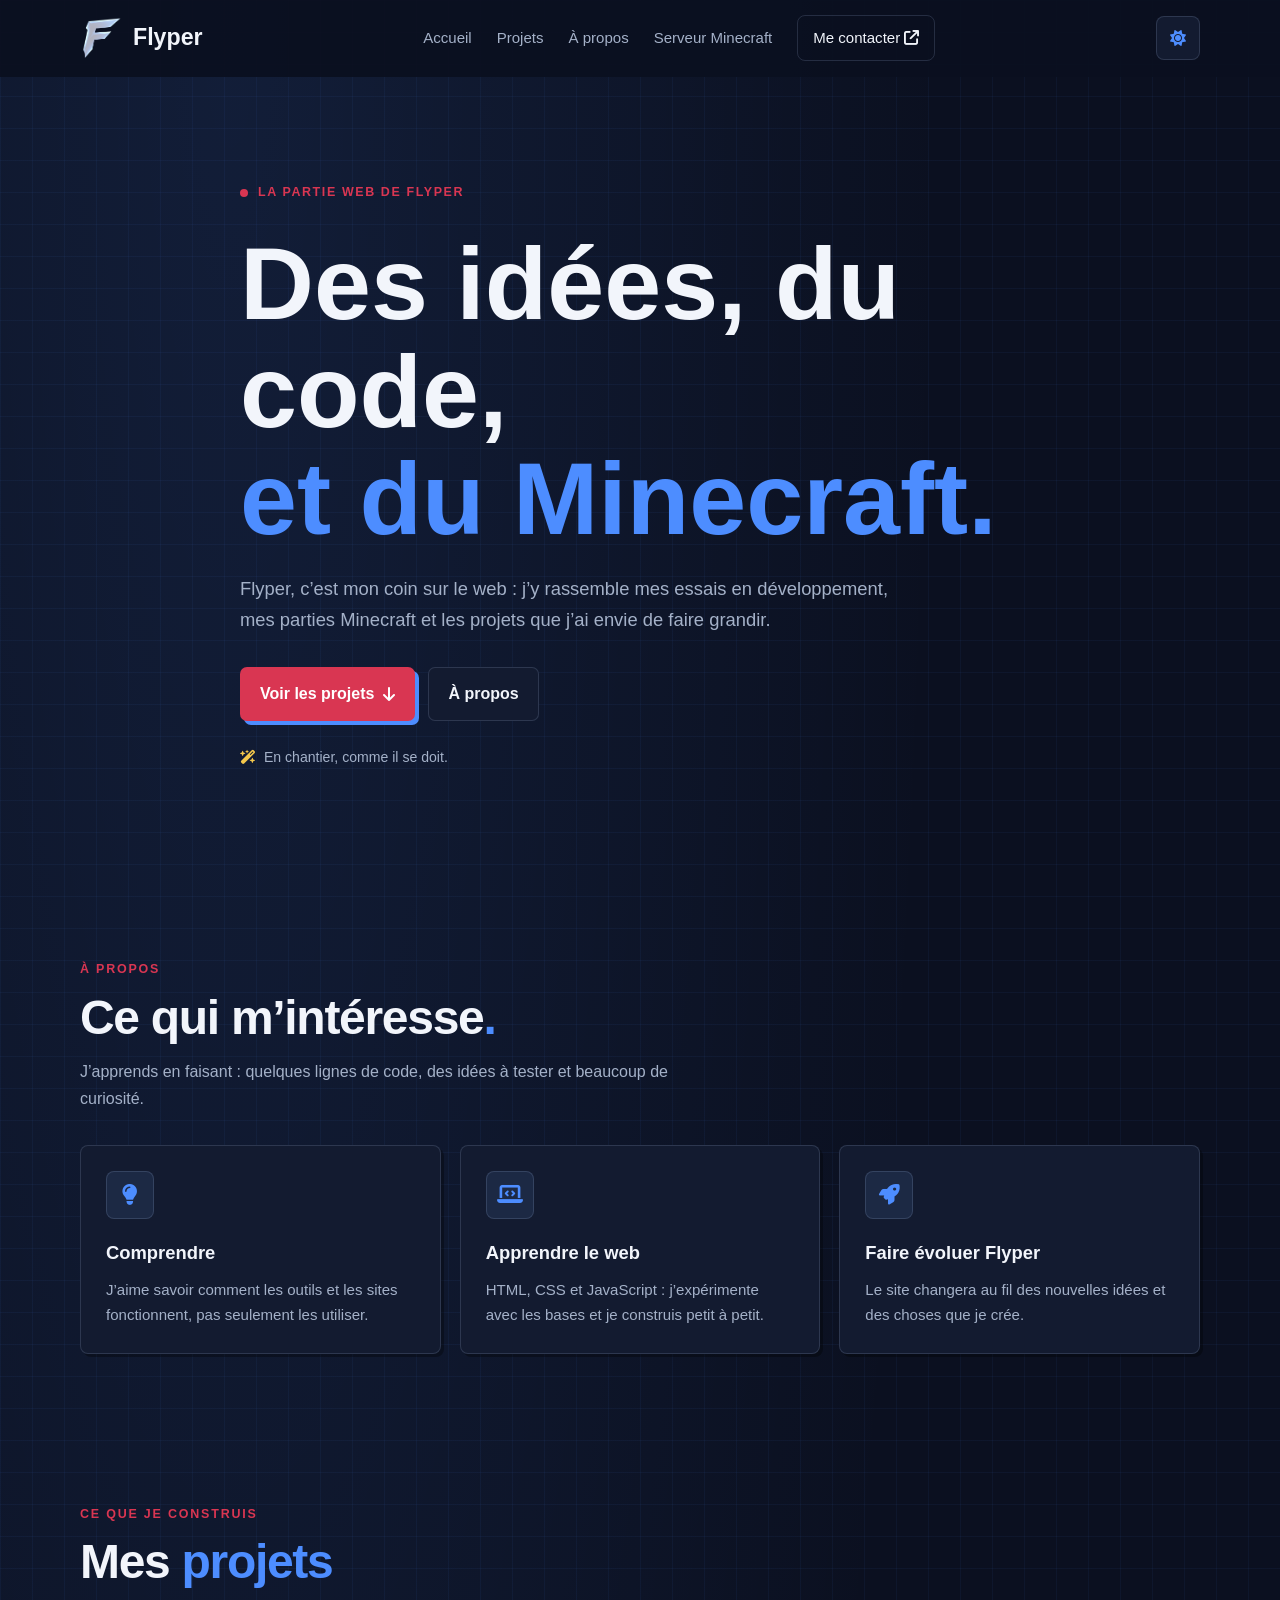
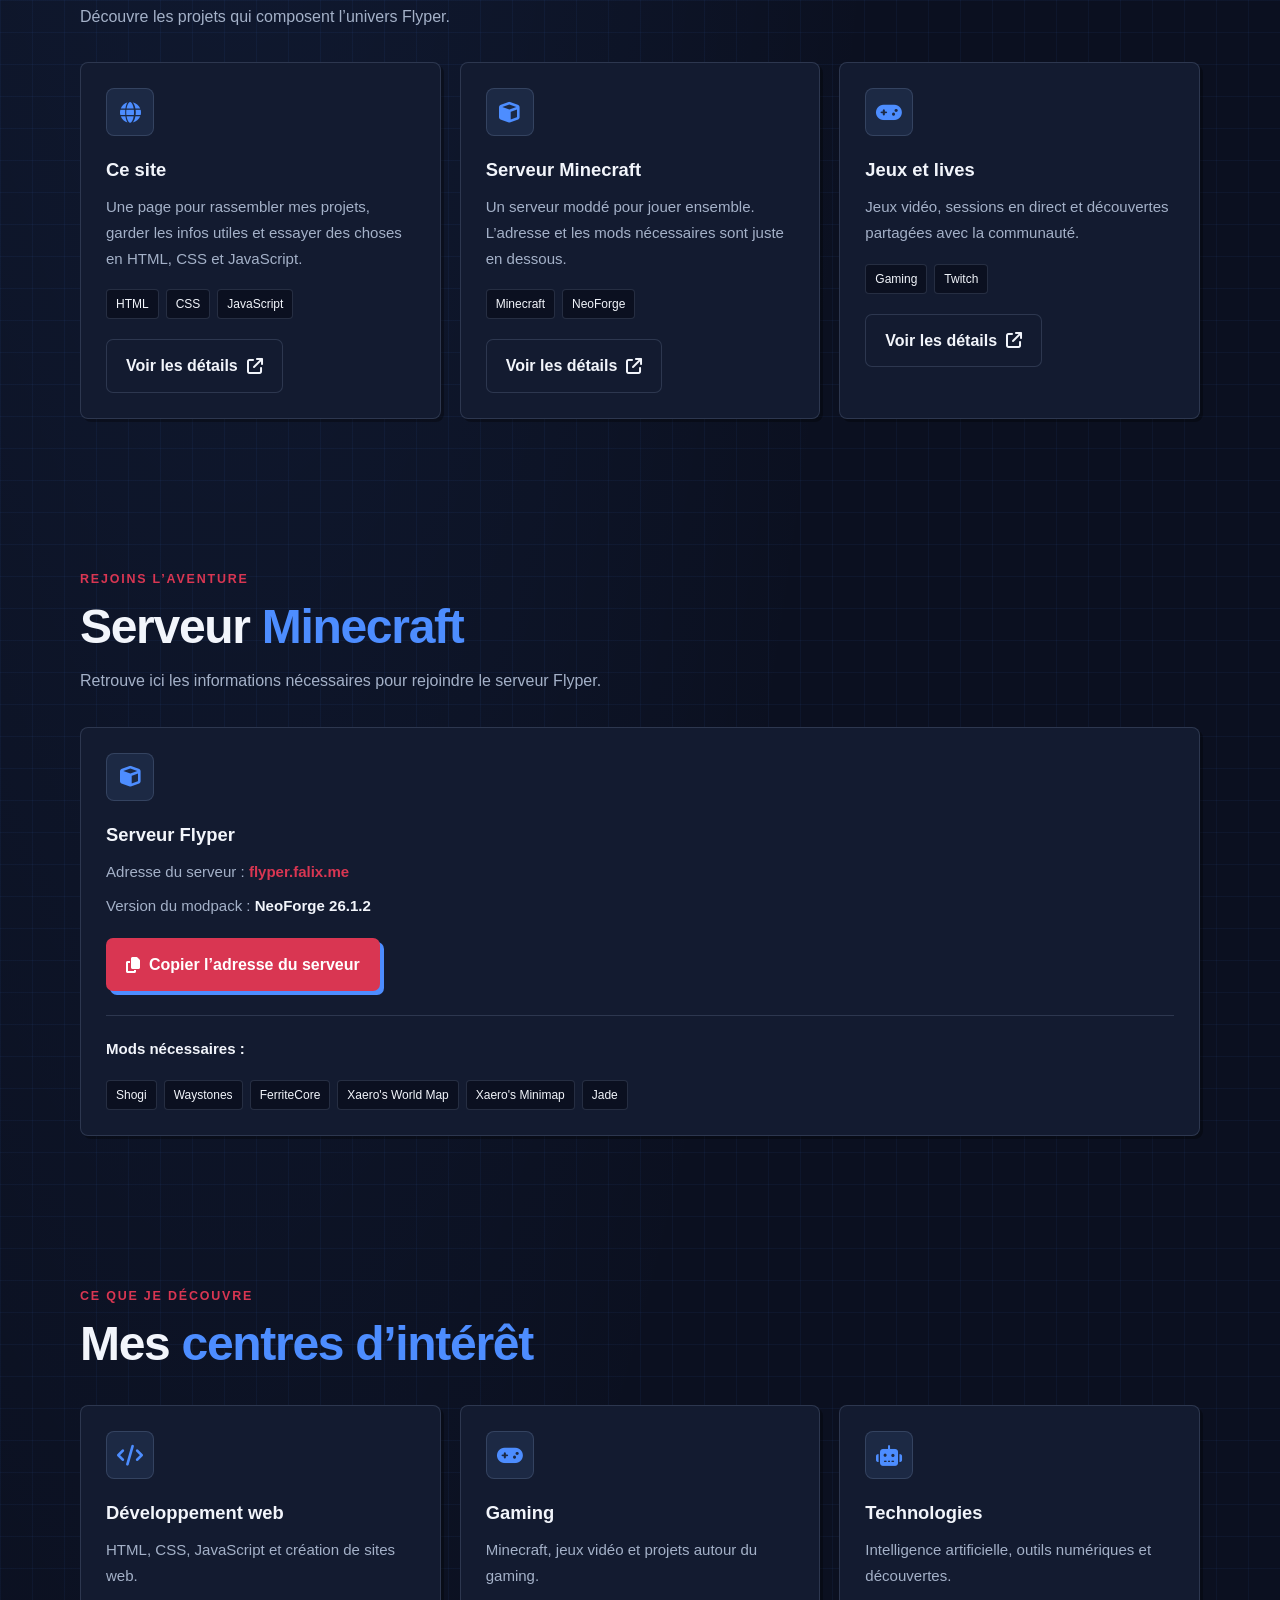
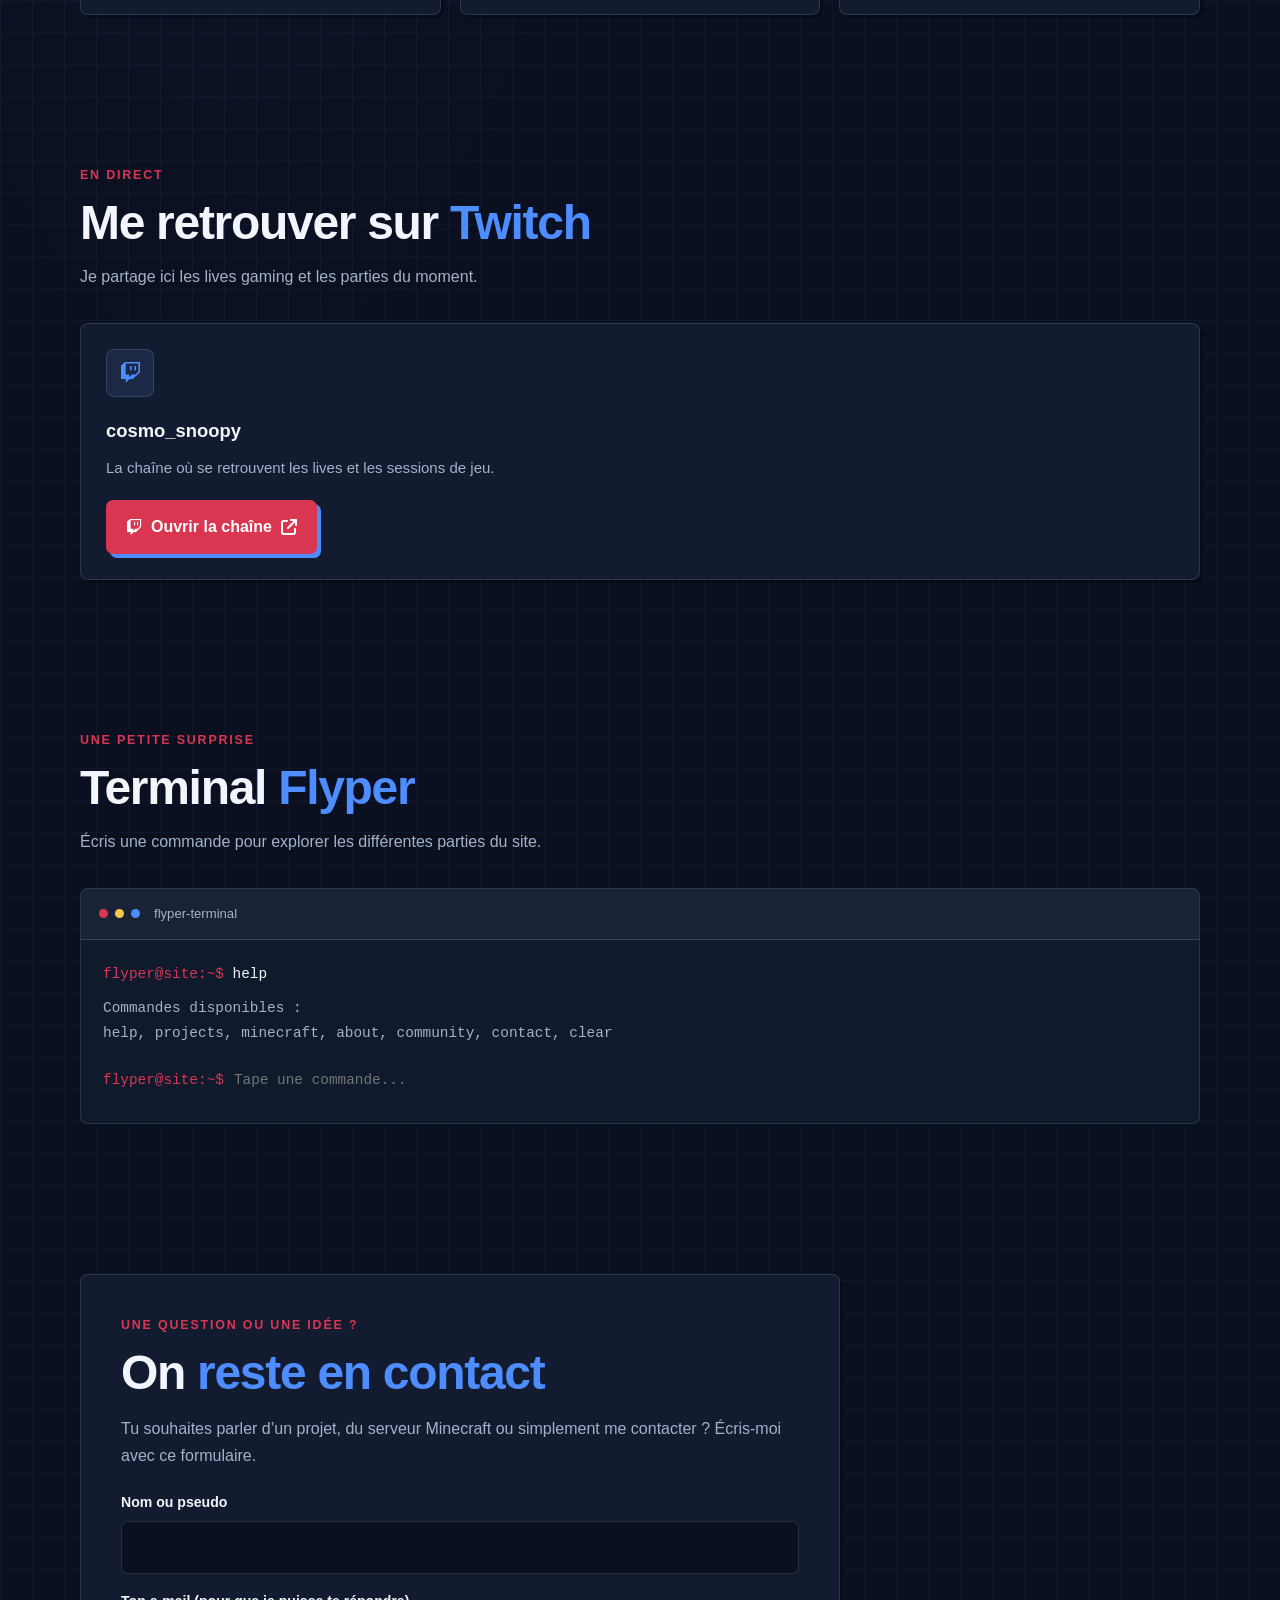
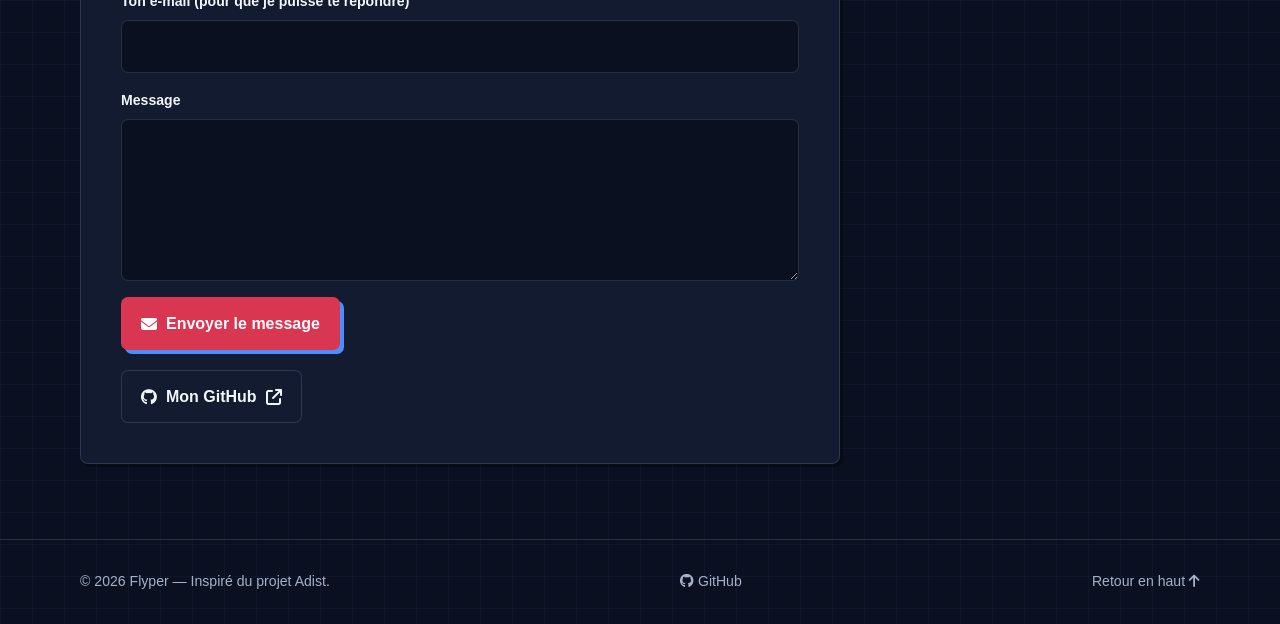
<file: index.html>
<!DOCTYPE html>
<html lang="fr">
<head>
  <meta charset="UTF-8">
  <meta name="viewport" content="width=device-width, initial-scale=1.0">
  <meta name="description" content="Flyper : projets web, Minecraft, gaming et nouvelles technologies.">
  <!-- Aperçu lors du partage du lien (Discord, réseaux sociaux…).
       IMPORTANT : remplace https://VOTRE-DOMAINE.fr par l'adresse réelle du site (og:url et og:image doivent être absolues). -->
  <meta property="og:title" content="Flyper">
  <meta property="og:type" content="website">
  <meta property="og:url" content="https://VOTRE-DOMAINE.fr/">
  <meta property="og:image" content="https://VOTRE-DOMAINE.fr/og-image.png">
  <meta property="og:image:width" content="1200">
  <meta property="og:image:height" content="630">
  <meta property="og:image:alt" content="Logo Flyper : un F bleu sur fond sombre, avec la mention Projets web, Minecraft et gaming.">
  <meta property="og:description" content="Flyper : projets web, Minecraft, gaming et nouvelles technologies.">
  <meta property="og:site_name" content="Flyper">
  <meta property="og:locale" content="fr_FR">
  <meta name="twitter:card" content="summary_large_image">
  <meta name="twitter:title" content="Flyper">
  <meta name="twitter:description" content="Flyper : projets web, Minecraft, gaming et nouvelles technologies.">
  <meta name="twitter:image" content="https://VOTRE-DOMAINE.fr/og-image.png">
  <meta name="theme-color" content="#0b1020">
  <title>Flyper</title>
  <link rel="icon" type="image/png" href="favicon.png">
  <link rel="stylesheet" href="https://cdnjs.cloudflare.com/ajax/libs/font-awesome/6.5.2/css/all.min.css" crossorigin="anonymous" referrerpolicy="no-referrer">
  <link rel="stylesheet" href="style.css">
</head>
<body>
  <div class="fond-effets" aria-hidden="true"></div>
  <header class="entete" id="entete"><div class="conteneur barre-navigation">
    <a class="logo" href="#accueil" aria-label="Flyper, accueil"><span class="logo-icone"><img src="icon.png" alt="" width="42" height="42" onerror="this.parentNode.classList.add('sans-image');this.remove()"></span><span class="logo-texte">Flyper</span></a>
    <nav class="navigation" id="navigation-principale" aria-label="Navigation principale"><a href="#accueil">Accueil</a><a href="#projets">Projets</a><a href="#apropos">À propos</a><a href="#minecraft">Serveur Minecraft</a><a class="lien-contact" href="#contact">Me contacter <i class="fa-solid fa-arrow-up-right-from-square" aria-hidden="true"></i></a></nav>
    <div class="actions-navigation"><button class="bouton-theme" id="themeToggle" type="button" aria-label="Activer le thème clair" title="Activer le thème clair"><i class="fa-solid fa-sun" aria-hidden="true"></i></button>
    <button class="bouton-menu" id="menuToggle" type="button" aria-label="Ouvrir le menu" aria-expanded="false" aria-controls="navigation-principale"><span></span><span></span><span></span></button></div>
  </div></header>
  <main>
    <section class="hero" id="accueil"><div class="conteneur hero-contenu"><div class="surtitre"><span class="point-lumineux"></span>LA PARTIE WEB DE FLYPER</div><h1>Des idées, du code,<br><span class="texte-degrade">et du Minecraft.</span></h1><p class="hero-description">Flyper, c’est mon coin sur le web : j’y rassemble mes essais en développement, mes parties Minecraft et les projets que j’ai envie de faire grandir.</p><div class="hero-actions"><a class="btn btn-primary" href="#projets">Voir les projets <i class="fa-solid fa-arrow-down" aria-hidden="true"></i></a><a class="btn btn-secondaire" href="#apropos">À propos</a></div><p class="petite-note"><i class="fa-solid fa-wand-magic-sparkles" aria-hidden="true"></i> En chantier, comme il se doit.</p></div></section>
    <section id="apropos"><div class="conteneur"><div class="entete-section reveal"><p class="etiquette-section">À propos</p><h2>Ce qui m’intéresse<span class="texte-degrade">.</span></h2><p class="description-section">J’apprends en faisant : quelques lignes de code, des idées à tester et beaucoup de curiosité.</p></div><div class="grille">
      <article class="carte reveal"><div class="carte-icone"><i class="fa-solid fa-lightbulb" aria-hidden="true"></i></div><h3>Comprendre</h3><p>J’aime savoir comment les outils et les sites fonctionnent, pas seulement les utiliser.</p></article>
      <article class="carte reveal"><div class="carte-icone"><i class="fa-solid fa-laptop-code" aria-hidden="true"></i></div><h3>Apprendre le web</h3><p>HTML, CSS et JavaScript : j’expérimente avec les bases et je construis petit à petit.</p></article>
      <article class="carte reveal"><div class="carte-icone"><i class="fa-solid fa-rocket" aria-hidden="true"></i></div><h3>Faire évoluer Flyper</h3><p>Le site changera au fil des nouvelles idées et des choses que je crée.</p></article>
    </div></div></section>
    <section id="projets"><div class="conteneur"><div class="entete-section reveal"><p class="etiquette-section">Ce que je construis</p><h2>Mes <span class="texte-degrade">projets</span></h2><p class="description-section">Découvre les projets qui composent l’univers Flyper.</p></div><div class="grille">
      <article class="carte reveal"><div class="carte-icone"><i class="fa-solid fa-globe" aria-hidden="true"></i></div><h3>Ce site</h3><p>Une page pour rassembler mes projets, garder les infos utiles et essayer des choses en HTML, CSS et JavaScript.</p><div class="etiquettes"><span class="etiquette-tech">HTML</span><span class="etiquette-tech">CSS</span><span class="etiquette-tech">JavaScript</span></div><div style="margin-top:20px"><button class="btn btn-secondaire ouvrir-dialogue" type="button" data-dialog="webDialog">Voir les détails <i class="fa-solid fa-arrow-up-right-from-square" aria-hidden="true"></i></button></div></article>
      <article class="carte reveal"><div class="carte-icone"><i class="fa-solid fa-cube" aria-hidden="true"></i></div><h3>Serveur Minecraft</h3><p>Un serveur moddé pour jouer ensemble. L’adresse et les mods nécessaires sont juste en dessous.</p><div class="etiquettes"><span class="etiquette-tech">Minecraft</span><span class="etiquette-tech">NeoForge</span></div><div style="margin-top:20px"><button class="btn btn-secondaire ouvrir-dialogue" type="button" data-dialog="minecraftDialog">Voir les détails <i class="fa-solid fa-arrow-up-right-from-square" aria-hidden="true"></i></button></div></article>
      <article class="carte reveal"><div class="carte-icone"><i class="fa-solid fa-gamepad" aria-hidden="true"></i></div><h3>Jeux et lives</h3><p>Jeux vidéo, sessions en direct et découvertes partagées avec la communauté.</p><div class="etiquettes"><span class="etiquette-tech">Gaming</span><span class="etiquette-tech">Twitch</span></div><div style="margin-top:20px"><button class="btn btn-secondaire ouvrir-dialogue" type="button" data-dialog="gamingDialog">Voir les détails <i class="fa-solid fa-arrow-up-right-from-square" aria-hidden="true"></i></button></div></article>
    </div></div></section>
    <section id="minecraft"><div class="conteneur"><div class="entete-section reveal"><p class="etiquette-section">Rejoins l’aventure</p><h2>Serveur <span class="texte-degrade">Minecraft</span></h2><p class="description-section">Retrouve ici les informations nécessaires pour rejoindre le serveur Flyper.</p></div>
      <div class="carte reveal"><div class="carte-icone"><i class="fa-solid fa-cube" aria-hidden="true"></i></div><h3>Serveur Flyper</h3><p>Adresse du serveur : <strong style="color:var(--cyan);overflow-wrap:anywhere">flyper.falix.me</strong></p><p style="margin-top:8px">Version du modpack : <strong style="color:var(--texte)">NeoForge 26.1.2</strong></p><div style="margin-top:20px"><button class="btn btn-primary" id="copierAdresse" type="button"><i class="fa-solid fa-copy" aria-hidden="true"></i> Copier l’adresse du serveur</button></div><div class="serveur-details-statique" style="margin-top:24px;padding-top:20px;border-top:1px solid var(--bordure)"><p><strong style="color:var(--texte)">Mods nécessaires :</strong></p><div class="etiquettes"><span class="etiquette-tech">Shogi</span><span class="etiquette-tech">Waystones</span><span class="etiquette-tech">FerriteCore</span><span class="etiquette-tech">Xaero's World Map</span><span class="etiquette-tech">Xaero's Minimap</span><span class="etiquette-tech">Jade</span></div></div></div>
    </div></section>
    <section id="competences"><div class="conteneur"><div class="entete-section reveal"><p class="etiquette-section">Ce que je découvre</p><h2>Mes <span class="texte-degrade">centres d’intérêt</span></h2></div><div class="grille"><article class="carte reveal"><div class="carte-icone"><i class="fa-solid fa-code" aria-hidden="true"></i></div><h3>Développement web</h3><p>HTML, CSS, JavaScript et création de sites web.</p></article><article class="carte reveal"><div class="carte-icone"><i class="fa-solid fa-gamepad" aria-hidden="true"></i></div><h3>Gaming</h3><p>Minecraft, jeux vidéo et projets autour du gaming.</p></article><article class="carte reveal"><div class="carte-icone"><i class="fa-solid fa-robot" aria-hidden="true"></i></div><h3>Technologies</h3><p>Intelligence artificielle, outils numériques et découvertes.</p></article></div></div></section>
    <section id="communaute"><div class="conteneur"><div class="entete-section reveal"><p class="etiquette-section">En direct</p><h2>Me retrouver sur <span class="texte-degrade">Twitch</span></h2><p class="description-section">Je partage ici les lives gaming et les parties du moment.</p></div><div class="grille" style="grid-template-columns:minmax(0,1fr)"><article class="carte reveal"><div class="carte-icone"><i class="fa-brands fa-twitch" aria-hidden="true"></i></div><h3>cosmo_snoopy</h3><p>La chaîne où se retrouvent les lives et les sessions de jeu.</p><div style="margin-top:20px"><a class="btn btn-primary" href="https://www.twitch.tv/cosmo_snoopy" target="_blank" rel="noopener noreferrer"><i class="fa-brands fa-twitch" aria-hidden="true"></i> Ouvrir la chaîne <i class="fa-solid fa-arrow-up-right-from-square" aria-hidden="true"></i></a></div></article></div></div></section>
    <section id="terminal"><div class="conteneur"><div class="entete-section reveal"><p class="etiquette-section">Une petite surprise</p><h2>Terminal <span class="texte-degrade">Flyper</span></h2><p class="description-section">Écris une commande pour explorer les différentes parties du site.</p></div><div class="terminal reveal"><div class="terminal-barre"><span class="terminal-point"></span><span class="terminal-point"></span><span class="terminal-point"></span><span class="terminal-titre">flyper-terminal</span></div><div class="terminal-corps"><div class="terminal-ligne"><span class="terminal-prompt">flyper@site:~$</span> help</div><div class="terminal-sortie" id="terminalSortie">Commandes disponibles :
help, projects, minecraft, about, community, contact, clear</div><form class="terminal-formulaire" id="terminalFormulaire"><label for="terminalCommande">flyper@site:~$</label><input id="terminalCommande" name="commande" type="text" placeholder="Tape une commande..." autocomplete="off" spellcheck="false" aria-label="Commande du terminal"></form></div></div></div></section>
    <section id="contact"><div class="conteneur"><div class="contact-carte reveal"><p class="etiquette-section">Une question ou une idée ?</p><h2>On <span class="texte-degrade">reste en contact</span></h2><p>Tu souhaites parler d’un projet, du serveur Minecraft ou simplement me contacter ? Écris-moi avec ce formulaire.</p>
      <form class="contact-formulaire" id="formulaireContact" novalidate>
        <div class="champ"><label for="contactNom">Nom ou pseudo</label><input id="contactNom" name="nom" type="text" autocomplete="name" maxlength="80" required></div>
        <div class="champ"><label for="contactEmail">Ton e-mail (pour que je puisse te répondre)</label><input id="contactEmail" name="email" type="email" autocomplete="email" maxlength="120" required></div>
        <div class="champ"><label for="contactMessage">Message</label><textarea id="contactMessage" name="message" rows="5" maxlength="2000" required></textarea></div>
        <div class="champ-piege" aria-hidden="true"><label for="contactSite">Ne pas remplir ce champ</label><input id="contactSite" name="site_web" type="text" tabindex="-1" autocomplete="off"></div>
        <div class="contact-actions"><button class="btn btn-primary" id="contactEnvoyer" type="submit"><i class="fa-solid fa-envelope" aria-hidden="true"></i> Envoyer le message</button><span class="contact-statut" id="contactStatut" role="status" aria-live="polite"></span></div>
      </form>
      <div style="margin-top:20px"><a class="btn btn-secondaire" href="https://github.com/projetsflyper" target="_blank" rel="noopener noreferrer"><i class="fa-brands fa-github" aria-hidden="true"></i> Mon GitHub <i class="fa-solid fa-arrow-up-right-from-square" aria-hidden="true"></i></a></div></div></div></section>
  </main>
  <dialog class="dialogue-projet" id="webDialog" aria-labelledby="webDialogTitle">
    <div class="dialogue-contenu">
      <button class="fermer-dialogue" type="button" aria-label="Fermer la fenêtre"><i class="fa-solid fa-xmark" aria-hidden="true"></i></button>
      <div class="dialogue-entete"><div class="dialogue-icone"><i class="fa-solid fa-globe" aria-hidden="true"></i></div><div><p class="etiquette-section">PROJET WEB</p><h2 id="webDialogTitle">Le site <span class="texte-degrade">Flyper</span></h2></div></div>
      <p>Le site sert de point de départ pour mes projets web et les informations du serveur.</p>
      <div class="dialogue-separateur"></div>
      <div class="dialogue-liste">
        <div class="dialogue-ligne"><span><i class="fa-solid fa-wand-magic-sparkles" aria-hidden="true"></i></span><span><strong>Un site qui évolue</strong><br>La présentation change à mesure que j’apprends et que j’ajoute des projets.</span></div>
        <div class="dialogue-ligne"><span><i class="fa-solid fa-code" aria-hidden="true"></i></span><span><strong>Technologies</strong><br>HTML, CSS et JavaScript pour construire une expérience interactive.</span></div>
        <div class="dialogue-ligne"><span><i class="fa-solid fa-arrow-trend-up" aria-hidden="true"></i></span><span><strong>En évolution</strong><br>Le site continuera de s’enrichir avec de nouveaux projets.</span></div>
      </div>
      <div class="dialogue-actions"><button class="btn btn-primary fermer-dialogue" type="button">Compris, merci !</button></div>
    </div>
  </dialog>

  <dialog class="dialogue-projet" id="minecraftDialog" aria-labelledby="minecraftDialogTitle">
    <div class="dialogue-contenu">
      <button class="fermer-dialogue" type="button" aria-label="Fermer la fenêtre"><i class="fa-solid fa-xmark" aria-hidden="true"></i></button>
      <div class="dialogue-entete"><div class="dialogue-icone"><i class="fa-solid fa-cube" aria-hidden="true"></i></div><div><p class="etiquette-section">MINECRAFT MODDÉ</p><h2 id="minecraftDialogTitle">Serveur <span class="texte-degrade">Flyper</span></h2></div></div>
      <p>Une aventure Minecraft modifiée à partager avec la communauté.</p>
      <div class="dialogue-separateur"></div>
      <div class="dialogue-liste">
        <div class="dialogue-ligne"><span><i class="fa-solid fa-server" aria-hidden="true"></i></span><span><strong>Adresse du serveur</strong><br>flyper.falix.me</span></div>
        <div class="dialogue-ligne"><span><i class="fa-solid fa-gear" aria-hidden="true"></i></span><span><strong>Version indiquée</strong><br>NeoForge 26.1.2</span></div>
        <div class="dialogue-ligne"><span><i class="fa-solid fa-puzzle-piece" aria-hidden="true"></i></span><span><strong>Mods requis</strong><br>Shogi, Waystones, FerriteCore, Xaero's World Map, Xaero's Minimap et Jade.</span></div>
      </div>
      <div class="dialogue-actions"><button class="btn btn-primary" id="copierAdresseDialogue" type="button"><i class="fa-solid fa-copy" aria-hidden="true"></i> Copier l’adresse</button><button class="btn btn-secondaire fermer-dialogue" type="button">Fermer</button></div>
    </div>
  </dialog>

  <dialog class="dialogue-projet" id="gamingDialog" aria-labelledby="gamingDialogTitle">
    <div class="dialogue-contenu">
      <button class="fermer-dialogue" type="button" aria-label="Fermer la fenêtre"><i class="fa-solid fa-xmark" aria-hidden="true"></i></button>
      <div class="dialogue-entete"><div class="dialogue-icone"><i class="fa-solid fa-gamepad" aria-hidden="true"></i></div><div><p class="etiquette-section">JEUX VIDÉO</p><h2 id="gamingDialogTitle">Univers <span class="texte-degrade">gaming</span></h2></div></div>
      <p>Une place pour les jeux vidéo, les découvertes et les aventures avec la communauté Flyper.</p>
      <div class="dialogue-separateur"></div>
      <div class="dialogue-liste">
        <div class="dialogue-ligne"><span><i class="fa-solid fa-compass" aria-hidden="true"></i></span><span><strong>Découvertes</strong><br>Des jeux et des expériences à explorer.</span></div>
        <div class="dialogue-ligne"><span><i class="fa-solid fa-users" aria-hidden="true"></i></span><span><strong>Communauté</strong><br>Partager les aventures et les moments de jeu.</span></div>
        <div class="dialogue-ligne"><span><i class="fa-solid fa-arrow-trend-up" aria-hidden="true"></i></span><span><strong>À venir</strong><br>Cette partie pourra évoluer avec les prochains projets.</span></div>
      </div>
      <div class="dialogue-actions"><button class="btn btn-primary fermer-dialogue" type="button">Compris, merci !</button></div>
    </div>
  </dialog>

  <footer><div class="conteneur pied-contenu"><p>© <span id="annee"></span> Flyper — Inspiré du projet Adist.</p><a href="https://github.com/projetsflyper" target="_blank" rel="noopener noreferrer"><i class="fa-brands fa-github" aria-hidden="true"></i> GitHub</a><a href="#accueil">Retour en haut <i class="fa-solid fa-arrow-up" aria-hidden="true"></i></a></div></footer>
  <div class="notification" id="notification" role="status" aria-live="polite"></div>
  <script src="script.js" defer></script>
</body>
</html>
</file>
<file: style.css>
:root{color-scheme:dark;--fond:#0b1020;--carte:#131b30;--texte:#f2f5fb;--secondaire:#a4b1c8;--bleu:#4d8dff;--rouge:#d93652;--violet:var(--bleu);--cyan:var(--rouge);--bordure:rgba(160,181,222,.18);--jaune:#f4c84c;--rayon:8px;--grille:rgba(77,141,255,.055);--lueur:rgba(77,141,255,.11);--entete:rgba(11,16,32,.95);--ombre:rgba(0,0,0,.32);--icone-fond:#1c2944}
    :root[data-theme="light"]{color-scheme:light;--fond:#eef3fc;--carte:#fbfcff;--texte:#182b49;--secondaire:#586981;--bleu:#245fc8;--rouge:#b5253d;--violet:var(--bleu);--cyan:var(--rouge);--bordure:rgba(30,57,100,.18);--jaune:#b98215;--grille:rgba(36,95,200,.045);--lueur:rgba(36,95,200,.07);--entete:rgba(238,243,252,.95);--ombre:rgba(24,43,73,.13);--icone-fond:#e3ebf8}
    *{box-sizing:border-box;margin:0;padding:0}
    html{scroll-behavior:smooth;scroll-padding-top:100px}
    body{min-height:100vh;overflow-x:hidden;background-color:var(--fond);background-image:linear-gradient(var(--grille) 1px,transparent 1px),linear-gradient(90deg,var(--grille) 1px,transparent 1px),radial-gradient(ellipse at 18% 0%,var(--lueur),transparent 48%);background-size:32px 32px,32px 32px,auto;color:var(--texte);font-family:"Trebuchet MS",Verdana,sans-serif;line-height:1.7;transition:background-color .25s,color .25s}
    body.menu-ouvert{overflow:hidden} a{color:inherit;text-decoration:none}button,input{font:inherit}button,a{-webkit-tap-highlight-color:transparent}a:focus-visible,button:focus-visible{outline:2px solid var(--rouge);outline-offset:5px}::selection{color:var(--fond);background:var(--rouge)}
    .conteneur{width:min(1120px,calc(100% - 40px));margin-inline:auto}.fond-effets{display:none}
    .entete{position:sticky;top:0;z-index:100;background:var(--entete);border-bottom:1px solid transparent;transition:border-color .25s,background-color .25s}.entete.defile{border-bottom-color:var(--bordure)}.barre-navigation{min-height:76px;display:flex;align-items:center;justify-content:space-between;gap:25px}
    .logo{display:inline-flex;align-items:center;gap:11px;font-size:1.45rem;font-weight:850}.logo-icone{display:block;flex:0 0 42px;width:42px;height:42px;background:none;border:0;box-shadow:none}.logo-icone img{display:block;width:100%;height:100%;object-fit:contain;background:none}.logo-icone.sans-image{display:grid;place-items:center;border-radius:8px;color:#fff;font-weight:850;background:var(--violet)}.logo-icone.sans-image::before{content:"F"}.logo-texte{color:var(--texte)}
    .navigation{display:flex;align-items:center;gap:25px}.navigation a{color:var(--secondaire);font-size:.94rem;transition:color .2s}.navigation a:hover{color:var(--bleu)}.navigation .lien-contact{padding:9px 15px;color:var(--texte);border:1px solid var(--bordure);border-radius:8px}.navigation .lien-contact:hover{border-color:var(--rouge)}.actions-navigation{display:flex;align-items:center;gap:10px}
    .bouton-theme{display:grid;place-items:center;flex:0 0 44px;width:44px;height:44px;border:1px solid var(--bordure);border-radius:8px;color:var(--bleu);background:var(--carte);cursor:pointer;transition:background-color .2s,border-color .2s,color .2s}.bouton-theme:hover{border-color:var(--bleu);background:var(--icone-fond)}.bouton-theme i{font-size:1rem}
    .bouton-menu{display:none;width:44px;height:44px;padding:10px;border:1px solid var(--bordure);border-radius:8px;color:var(--texte);background:var(--carte);cursor:pointer}.bouton-menu span{display:block;height:2px;margin:5px 0;background:currentColor;border-radius:2px;transition:transform .2s,opacity .2s}.bouton-menu[aria-expanded=true] span:first-child{transform:translateY(7px) rotate(45deg)}.bouton-menu[aria-expanded=true] span:nth-child(2){opacity:0}.bouton-menu[aria-expanded=true] span:last-child{transform:translateY(-7px) rotate(-45deg)}
    .hero{min-height:600px;display:flex;align-items:center;padding-block:100px 115px}.hero-contenu{max-width:800px}.surtitre{display:inline-flex;align-items:center;gap:10px;margin-bottom:22px;padding:5px 0;color:var(--rouge);font-size:.78rem;font-weight:800;letter-spacing:1.6px}.point-lumineux{width:8px;height:8px;border-radius:50%;background:var(--rouge)}
    h1{max-width:760px;margin-bottom:20px;font-size:clamp(3rem,8vw,6.4rem);line-height:1.05;letter-spacing:0}.texte-degrade{color:var(--bleu)}.hero-description{max-width:650px;color:var(--secondaire);font-size:1.15rem}.hero-actions{display:flex;flex-wrap:wrap;gap:13px;margin-top:32px}.btn{display:inline-flex;align-items:center;justify-content:center;gap:9px;min-height:48px;padding:12px 19px;border:1px solid transparent;border-radius:7px;font-weight:750;cursor:pointer;transition:transform .2s,box-shadow .2s,border-color .2s}.btn:hover{transform:translateY(-2px)}.btn-primary{color:#fff;background:var(--rouge);box-shadow:4px 4px 0 var(--bleu)}.btn-primary:hover{box-shadow:2px 2px 0 var(--bleu)}.btn-secondaire{color:var(--texte);border-color:var(--bordure);background:var(--carte)}.btn-secondaire:hover{border-color:var(--bleu)}.petite-note{margin-top:25px;color:var(--secondaire);font-size:.88rem}.petite-note i{color:var(--jaune);margin-right:4px}
    section{padding-block:75px}.entete-section{margin-bottom:32px}.etiquette-section{margin-bottom:8px;color:var(--rouge);font-size:.78rem;font-weight:800;letter-spacing:1.8px;text-transform:uppercase}h2{font-size:clamp(2rem,5vw,3rem);line-height:1.2;letter-spacing:-1.3px}.description-section{max-width:650px;margin-top:12px;color:var(--secondaire)}.grille{display:grid;grid-template-columns:repeat(3,minmax(0,1fr));gap:19px}
    .carte{position:relative;min-width:0;padding:25px;overflow:hidden;border:1px solid var(--bordure);border-radius:var(--rayon);background:var(--carte);box-shadow:3px 3px 0 var(--ombre);transition:transform .2s,border-color .2s,box-shadow .2s}.carte:hover{transform:translate(-2px,-2px);border-color:var(--bleu);box-shadow:6px 6px 0 var(--ombre)}.carte-icone{display:grid;place-items:center;width:48px;height:48px;margin-bottom:18px;border:1px solid var(--bordure);border-radius:8px;background:var(--icone-fond);font-size:1.3rem;color:var(--bleu)}.carte h3{margin-bottom:9px;font-size:1.15rem}.carte p{color:var(--secondaire);font-size:.94rem}.etiquettes{display:flex;flex-wrap:wrap;gap:7px;margin-top:18px}.etiquette-tech{padding:4px 9px;border:1px solid var(--bordure);border-radius:4px;color:var(--texte);background:var(--fond);font-size:.75rem}
    
    
    .dialogue-projet{width:min(620px,calc(100% - 28px));max-width:none;max-height:min(85vh,760px);margin:auto;padding:0;overflow:auto;color:var(--texte);border:1px solid var(--bordure);border-radius:8px;background:var(--fond);box-shadow:8px 8px 0 var(--ombre)}
    .dialogue-projet::backdrop{background:rgba(0,0,0,.72);animation:fondu-dialogue .18s ease-out}
    .dialogue-projet[open]{animation:entree-dialogue .24s cubic-bezier(.2,.8,.2,1)}
    .dialogue-contenu{position:relative;padding:clamp(25px,5vw,38px);overflow:hidden}
    .dialogue-contenu::before{content:"";position:absolute;top:0;left:0;right:0;height:4px;background:var(--rouge)}
    .dialogue-entete{display:flex;align-items:center;gap:16px;padding-right:35px;margin-bottom:24px}
    .dialogue-icone{display:grid;place-items:center;flex:0 0 62px;width:62px;height:62px;border:1px solid var(--bordure);border-radius:8px;background:var(--icone-fond);font-size:1.7rem;color:var(--bleu)}
    .dialogue-contenu h2{margin:4px 0 0;font-size:clamp(1.7rem,5vw,2.3rem);overflow-wrap:anywhere}
    .dialogue-contenu>p:not(.etiquette-section){margin-top:13px;color:var(--secondaire)}
    .dialogue-contenu strong{color:var(--rouge)}
    .dialogue-contenu > .fermer-dialogue{position:absolute;top:18px;right:18px;display:grid;place-items:center;width:38px;height:38px;padding:0;border:1px solid var(--bordure);border-radius:8px;color:var(--secondaire);background:var(--carte);cursor:pointer;transition:color .2s,border-color .2s,background .2s}
    .fermer-dialogue:hover{color:var(--texte);border-color:var(--rouge);background:var(--icone-fond)}
    .dialogue-separateur{height:1px;margin:22px 0;background:var(--bordure)}
    .dialogue-liste{display:grid;gap:10px;margin-top:18px}
    .dialogue-ligne{display:flex;align-items:flex-start;gap:11px;padding:12px 14px;border:1px solid var(--bordure);border-radius:6px;background:var(--carte);color:var(--secondaire);font-size:.92rem}
    .dialogue-ligne span:first-child{flex:0 0 20px;width:20px;margin-top:3px;text-align:center;color:var(--bleu)}
    .dialogue-actions{display:flex;flex-wrap:wrap;gap:10px;margin-top:24px}
    @keyframes entree-dialogue{from{opacity:0;transform:translateY(12px) scale(.98)}to{opacity:1;transform:translateY(0) scale(1)}}
    @keyframes fondu-dialogue{from{opacity:0}to{opacity:1}}

    .terminal{overflow:hidden;border:1px solid var(--bordure);border-radius:var(--rayon);background:#101a2d;color:#f2f5fb}.terminal-barre{display:flex;align-items:center;gap:7px;padding:14px 18px;border-bottom:1px solid rgba(242,245,251,.16);background:rgba(255,255,255,.04)}.terminal-point{width:9px;height:9px;border-radius:50%;background:var(--rouge)}.terminal-point:nth-child(2){background:var(--jaune)}.terminal-point:nth-child(3){background:var(--bleu)}.terminal-titre{margin-left:7px;color:#a4b1c8;font-size:.82rem}.terminal-corps{padding:22px;font-family:ui-monospace,SFMono-Regular,Consolas,monospace;font-size:.9rem}.terminal-ligne{margin-bottom:10px;overflow-wrap:anywhere}.terminal-prompt{color:var(--rouge)}.terminal-sortie{margin-bottom:15px;color:#a4b1c8;white-space:pre-wrap;overflow-wrap:anywhere}.terminal-formulaire{display:flex;align-items:center;gap:10px}.terminal-formulaire label{color:var(--rouge)}.terminal-formulaire input{width:100%;min-width:0;padding:8px 0;border:0;outline:none;color:#f2f5fb;background:transparent}

    /* ===== AJOUTS : styles manquants (contact, pied de page) ===== */
    .contact-carte{max-width:760px;padding:clamp(25px,5vw,40px);border:1px solid var(--bordure);border-radius:var(--rayon);background:var(--carte);box-shadow:3px 3px 0 var(--ombre)}
    .contact-carte p:not(.etiquette-section){margin-top:13px;color:var(--secondaire)}
    .contact-email{display:block;margin:18px 0 24px;color:var(--cyan);font-weight:750;font-size:1.05rem;overflow-wrap:anywhere;transition:color .2s}
    .contact-email:hover{color:var(--bleu)}
    footer{padding-block:30px;border-top:1px solid var(--bordure);color:var(--secondaire);font-size:.88rem}
    .pied-contenu{display:flex;align-items:center;justify-content:space-between;gap:15px;flex-wrap:wrap}
    .pied-contenu a{transition:color .2s}.pied-contenu a:hover{color:var(--bleu)}

    /* ===== AJOUTS : formulaire de contact ===== */
    .contact-formulaire{display:grid;gap:16px;margin-top:22px}
    .champ{display:grid;gap:6px}
    .champ label{color:var(--texte);font-size:.88rem;font-weight:750}
    .champ input,.champ textarea{width:100%;padding:12px 14px;border:1px solid var(--bordure);border-radius:7px;color:var(--texte);background:var(--fond);font:inherit;transition:border-color .2s}
    .champ textarea{min-height:140px;resize:vertical}
    .champ input:hover,.champ textarea:hover{border-color:var(--bleu)}
    .champ input:focus-visible,.champ textarea:focus-visible{outline:2px solid var(--rouge);outline-offset:2px;border-color:var(--bleu)}
    .champ-piege{position:absolute;left:-9999px;width:1px;height:1px;overflow:hidden}
    .contact-actions{display:flex;align-items:center;gap:15px;flex-wrap:wrap}
    .contact-statut{font-size:.9rem;color:var(--secondaire)}
    .contact-statut[data-etat="ok"]{color:var(--texte)}
    .contact-statut[data-etat="erreur"]{color:var(--rouge)}
    .btn:disabled{opacity:.6;cursor:not-allowed;transform:none}
    .reveal{opacity:0;transform:translateY(18px);transition:opacity .65s ease,transform .65s ease}.reveal.visible{opacity:1;transform:translateY(0)}.notification{position:fixed;right:20px;bottom:20px;z-index:300;max-width:calc(100% - 40px);padding:13px 18px;border:1px solid var(--bordure);border-radius:8px;color:var(--texte);background:var(--carte);box-shadow:3px 3px 0 var(--ombre);opacity:0;transform:translateY(10px);pointer-events:none;transition:opacity .2s,transform .2s}.notification.visible{opacity:1;transform:translateY(0)}
    @media(max-width:760px){.conteneur{width:min(100% - 30px,600px)}.barre-navigation{min-height:68px;gap:10px}.bouton-menu{display:block}.navigation{position:fixed;top:68px;left:0;right:0;display:flex;flex-direction:column;align-items:stretch;gap:0;padding:12px 20px 22px;border-bottom:1px solid var(--bordure);background:var(--fond);opacity:0;visibility:hidden;transform:translateY(-8px);transition:opacity .2s,transform .2s,visibility .2s}.navigation.ouverte{opacity:1;visibility:visible;transform:translateY(0)}.navigation a{padding:13px 5px;border-bottom:1px solid var(--bordure)}.navigation .lien-contact{margin-top:10px;text-align:center;border:1px solid var(--bordure)}.hero{min-height:auto;padding-block:90px 75px}section{padding-block:55px}.grille{grid-template-columns:1fr}.carte{padding:22px}.pied-contenu{flex-direction:column;align-items:flex-start}}
    @media(max-width:420px){.conteneur{width:calc(100% - 24px)}.hero{padding-top:70px}.hero-actions{flex-direction:column}.hero-actions .btn{width:100%}.serveur-stats{grid-template-columns:1fr}.badge-statut{white-space:normal}}
    @media(prefers-reduced-motion:reduce){*,*::before,*::after{scroll-behavior:auto!important;animation-duration:.01ms!important;animation-iteration-count:1!important;transition-duration:.01ms!important}.reveal{opacity:1;transform:none}}
</file>
